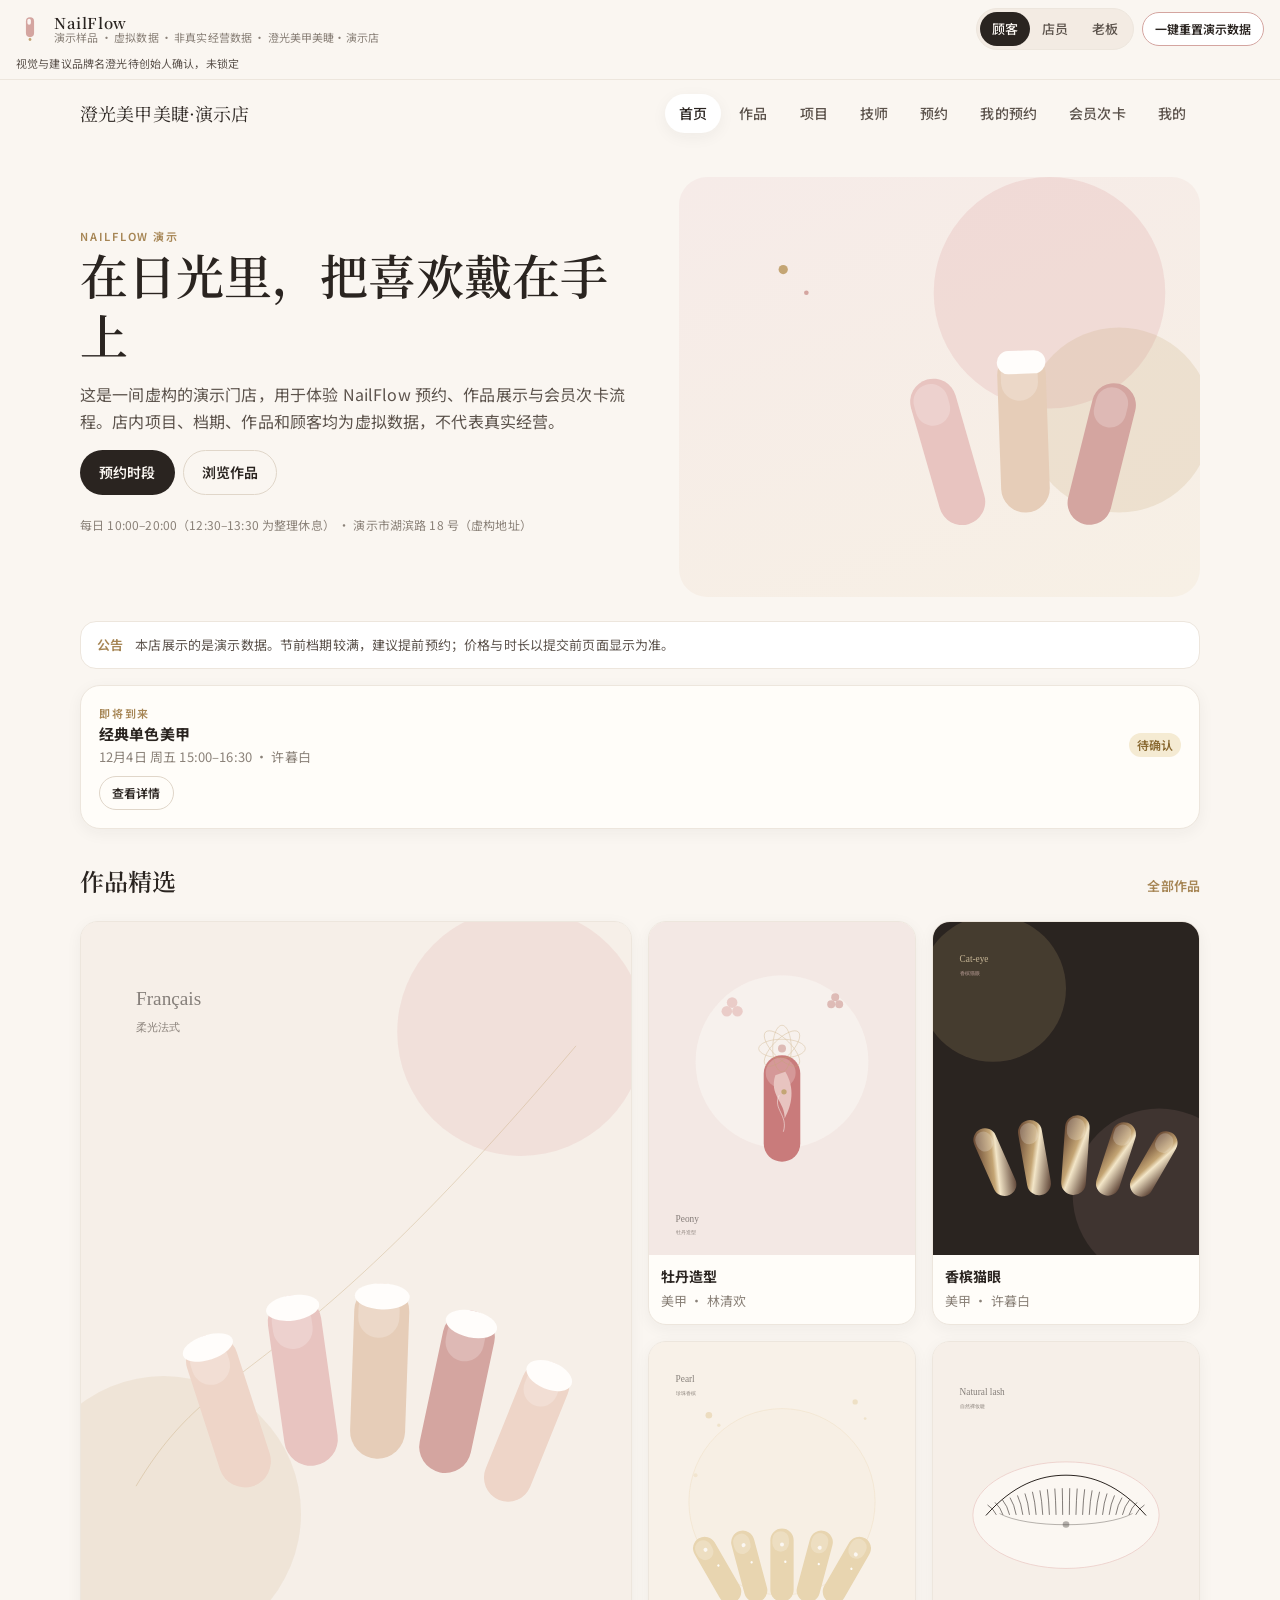
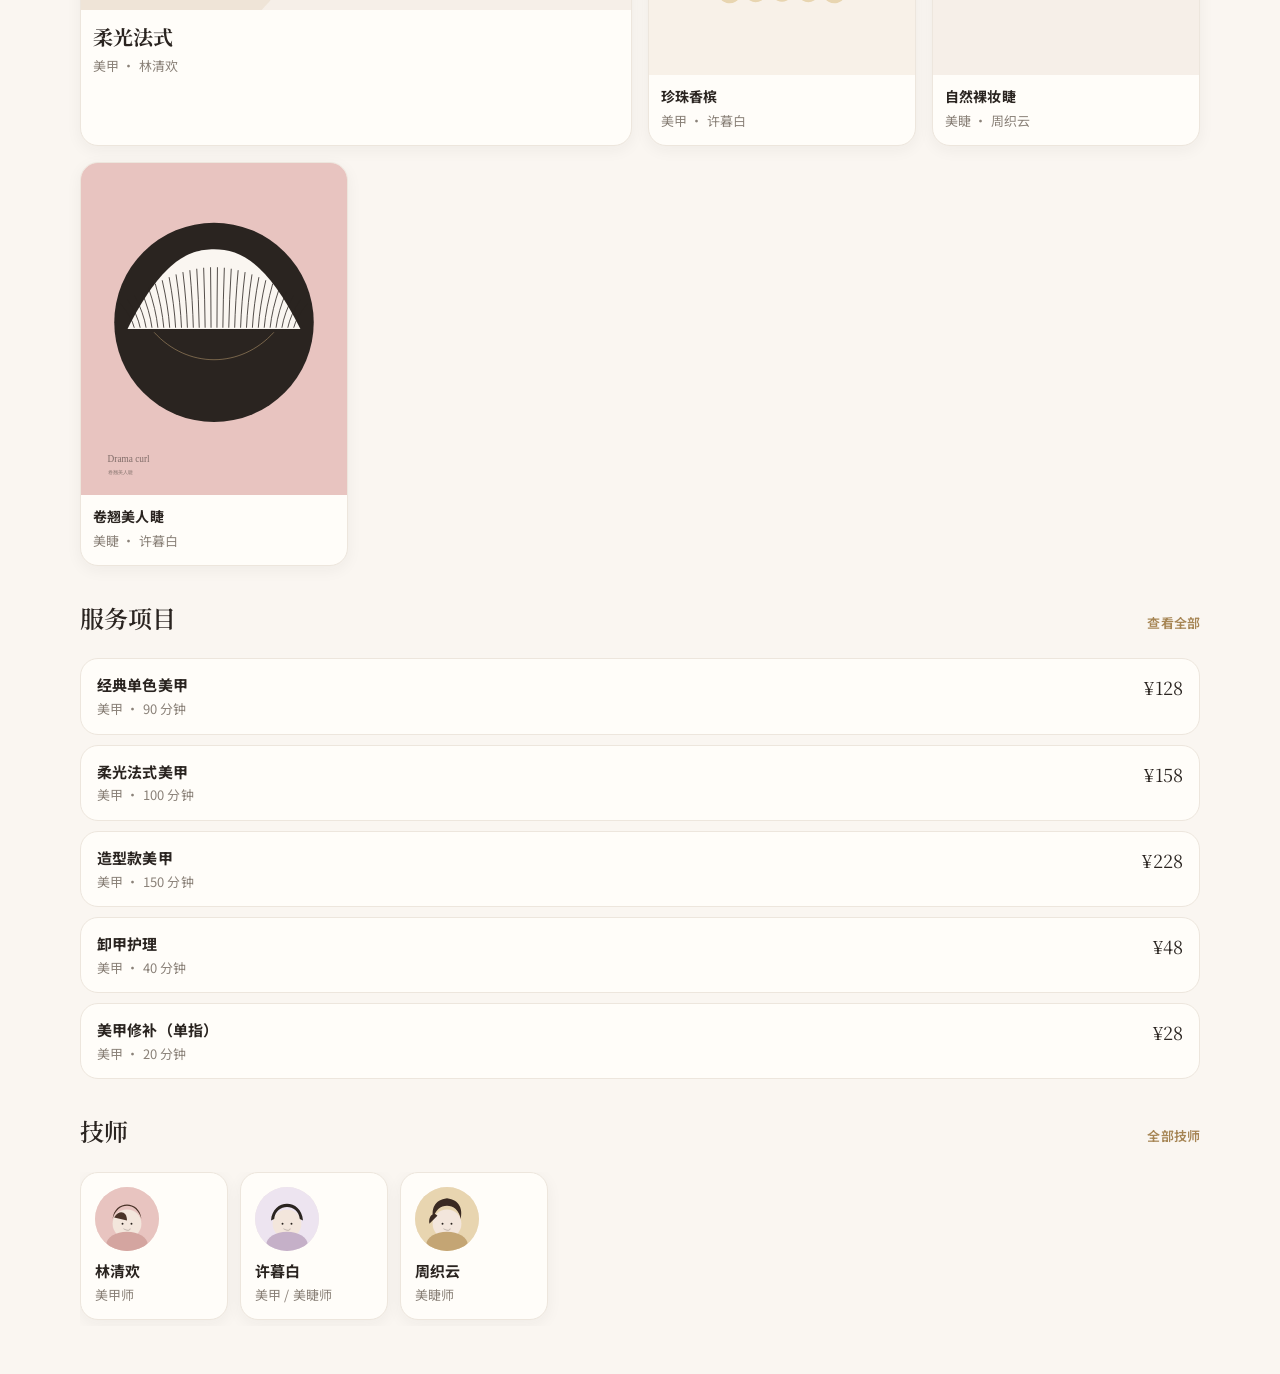
<file: index.html>
<!DOCTYPE html>
<html lang="zh-Hans">
<head>
  <meta charset="UTF-8" />
  <meta name="viewport" content="width=device-width, initial-scale=1, viewport-fit=cover" />
  <meta name="color-scheme" content="light" />
  <title>NailFlow 演示原型｜澄光美甲美睫·演示店</title>
  <link rel="icon" href="assets/mark.svg" type="image/svg+xml" />
  <link rel="preconnect" href="https://fonts.googleapis.com" />
  <link rel="preconnect" href="https://fonts.gstatic.com" crossorigin />
  <link href="https://fonts.googleapis.com/css2?family=Noto+Sans+SC:wght@400;500;600;700&family=Noto+Serif+SC:wght@500;600;700&display=swap" rel="stylesheet" />
  <link rel="stylesheet" href="css/styles.css" />
</head>
<body>
  <a class="skip-link" href="#app">跳到内容</a>
  <header id="demo-bar" class="demo-bar"></header>
  <div id="app" class="app"></div>
  <nav id="tabbar" class="tabbar" hidden></nav>
  <div id="modal-root"></div>
  <div id="toast-root" class="toast-root" aria-live="polite"></div>
  <script src="js/engine.js"></script>
  <script src="js/app.js"></script>
</body>
</html>
</file>
<file: css/styles.css>
/* NailFlow P2 — 日间透亮的当代美容沙龙 */
:root {
  --bg: #FAF6F1;
  --bg-warm: #F3EBE3;
  --bg-blush: #F6EBE8;
  --pink: #E8C4C0;
  --pink-deep: #D4A5A0;
  --gold: #C4A574;
  --gold-soft: #E8D5B0;
  --gold-deep: #A68554;
  --ink: #2A2420;
  --ink-soft: #5C534C;
  --ink-faint: #8A8178;
  --card: #FFFdf9;
  --line: #EDE6DD;
  --line-strong: #E0D6C9;
  --sage: #6F8168;
  --sage-bg: #E7EEE4;
  --mint: #5A7A74;
  --mint-bg: #E4EEEC;
  --info: #5B6B7C;
  --info-bg: #E6EDF2;
  --amber: #8A6A32;
  --amber-bg: #F5EBD3;
  --danger: #B85A4A;
  --danger-bg: #F6E4E0;
  --shadow: 0 12px 32px rgba(42, 36, 32, 0.06);
  --shadow-sm: 0 4px 16px rgba(42, 36, 32, 0.05);
  --radius: 20px;
  --radius-sm: 12px;
  --radius-xs: 8px;
  --font-serif: "Noto Serif SC", "Noto Serif CJK SC", "Source Han Serif SC", "Songti SC", serif;
  --font-sans: "Noto Sans SC", "Noto Sans CJK SC", "PingFang SC", "Hiragino Sans GB", "Microsoft YaHei", sans-serif;
  --demo-h: 80px;
  --nav-h: 68px;
  --sidebar-w: 236px;
  --focus: 0 0 0 3px rgba(196, 165, 116, 0.45);
}

* { box-sizing: border-box; }
html, body { margin: 0; padding: 0; }
html { height: 100%; }
body {
  min-height: 100%;
  background: var(--bg);
  color: var(--ink);
  font-family: var(--font-sans);
  font-size: 15px;
  line-height: 1.65;
  letter-spacing: 0.01em;
  text-rendering: optimizeLegibility;
  -webkit-font-smoothing: antialiased;
}

img { max-width: 100%; display: block; }
button, input, select, textarea { font: inherit; color: inherit; }
button { cursor: pointer; }
a { color: inherit; }

.skip-link {
  position: absolute; left: 12px; top: -40px; z-index: 100;
  background: var(--ink); color: #fff; padding: 6px 10px; border-radius: 8px;
}
.skip-link:focus { top: 8px; }

/* Demo bar */
.demo-bar {
  position: sticky; top: 0; z-index: 50;
  display: flex; flex-direction: column; align-items: stretch; justify-content: center; gap: 6px;
  min-height: var(--demo-h);
  padding: 8px 16px;
  background: rgba(250, 246, 241, 0.92);
  backdrop-filter: blur(14px);
  border-bottom: 1px solid var(--line);
}
.demo-main { display: flex; align-items: center; justify-content: space-between; gap: 12px; }
.demo-pending-note {
  font-size: 11px;
  color: var(--ink-soft);
  line-height: 1.4;
}
.demo-left { display: flex; align-items: center; gap: 10px; min-width: 0; }
.demo-mark { width: 28px; height: 28px; flex: none; }
.demo-brand { display: flex; flex-direction: column; line-height: 1.15; min-width: 0; }
.demo-brand strong {
  font-family: var(--font-serif);
  font-weight: 600;
  font-size: 15px;
  letter-spacing: 0.04em;
}
.demo-flag {
  font-size: 11px;
  color: var(--ink-faint);
  white-space: nowrap;
  overflow: hidden;
  text-overflow: ellipsis;
}
.demo-right { display: flex; align-items: center; gap: 8px; flex-wrap: wrap; justify-content: flex-end; }
.role-switch {
  display: flex; padding: 3px; background: var(--bg-warm); border-radius: 999px;
  border: 1px solid var(--line);
}
.role-switch button {
  border: 0; background: transparent; color: var(--ink-soft);
  padding: 6px 12px; border-radius: 999px; font-size: 13px; font-weight: 500;
}
.role-switch button[aria-pressed="true"] {
  background: var(--ink); color: #FBF7F2;
}
.staff-switch select, .ghost-select {
  border: 1px solid var(--line); background: var(--card);
  border-radius: 999px; padding: 6px 10px; font-size: 12px;
}
.btn-reset {
  border: 1px solid var(--pink-deep);
  background: #fff;
  color: var(--ink);
  border-radius: 999px;
  padding: 6px 12px;
  font-size: 12px;
  font-weight: 600;
}
.btn-reset:hover { background: var(--bg-blush); }

.app { min-height: calc(100vh - var(--demo-h)); }

/* Layout shells */
.page {
  width: min(1120px, calc(100% - 32px));
  margin: 0 auto;
  padding: 20px 0 108px;
}
.page.narrow { width: min(800px, calc(100% - 32px)); }

body.role-staff .app,
body.role-boss .app {
  display: block;
}

.admin-shell {
  display: flex;
  min-height: calc(100vh - var(--demo-h));
}
.sidebar {
  display: none;
  width: var(--sidebar-w);
  flex: none;
  padding: 20px 14px;
  border-right: 1px solid var(--line);
  background: linear-gradient(180deg, #FBF7F2 0%, var(--bg) 100%);
}
.sidebar .side-title {
  font-family: var(--font-serif);
  font-size: 18px;
  margin: 4px 12px 18px;
}
.side-nav { display: flex; flex-direction: column; gap: 4px; }
.side-nav a, .side-nav button.linkish {
  display: flex; align-items: center; gap: 10px;
  text-decoration: none;
  border: 0; background: transparent; text-align: left;
  padding: 10px 12px; border-radius: 12px;
  color: var(--ink-soft); font-weight: 500;
}
.side-nav a.active, .side-nav button.linkish.active,
.side-nav a:hover, .side-nav button.linkish:hover {
  background: #fff; color: var(--ink);
  box-shadow: var(--shadow-sm);
}
.admin-main {
  flex: 1;
  min-width: 0;
  padding: 24px 28px 48px;
}

@media (min-width: 980px) {
  body.role-staff .sidebar,
  body.role-boss .sidebar { display: block; }
  body.role-staff .tabbar,
  body.role-boss .tabbar { display: none !important; }
  body.role-staff .admin-main,
  body.role-boss .admin-main { padding-bottom: 40px; }
  body.role-customer .tabbar { display: none !important; }
  body.role-customer .page { padding-bottom: 48px; }
  .desktop-only { display: block; }
  .customer-desktop-nav {
    display: flex;
    justify-content: space-between;
    align-items: center;
    width: min(1120px, calc(100% - 32px));
    margin: 0 auto;
    padding: 14px 0 0;
  }
  .customer-desktop-nav .links { display: flex; gap: 4px; }
  .customer-desktop-nav a {
    text-decoration: none;
    padding: 8px 14px;
    border-radius: 999px;
    color: var(--ink-soft);
    font-weight: 500;
    font-size: 14px;
  }
  .customer-desktop-nav a.active,
  .customer-desktop-nav a:hover { background: #fff; color: var(--ink); box-shadow: var(--shadow-sm); }
}

@media (max-width: 979px) {
  .customer-desktop-nav { display: none; }
  .sidebar { display: none !important; }
  .admin-main { padding: 16px 16px 108px; }
}

/* Tabbar */
.tabbar {
  position: fixed; left: 0; right: 0; bottom: 0; z-index: 40;
  display: flex; justify-content: space-around;
  padding: 6px 8px calc(8px + env(safe-area-inset-bottom));
  background: rgba(255, 253, 249, 0.94);
  backdrop-filter: blur(14px);
  border-top: 1px solid var(--line);
}
.tabbar a {
  flex: 1; text-align: center; text-decoration: none;
  color: var(--ink-faint); font-size: 11px; font-weight: 500;
  padding: 4px 0; border-radius: 10px;
}
.tabbar a span { display: block; font-size: 18px; line-height: 1.2; }
.tabbar a.active { color: var(--ink); }

/* Typography */
.serif { font-family: var(--font-serif); }
.eyebrow {
  font-size: 11px; letter-spacing: 0.16em; text-transform: uppercase;
  color: var(--gold-deep); font-weight: 600;
}
h1, h2, h3 { font-weight: 600; letter-spacing: 0; margin: 0 0 8px; }
h1 { font-family: var(--font-serif); font-size: clamp(28px, 5vw, 48px); line-height: 1.25; }
h2 { font-family: var(--font-serif); font-size: 24px; line-height: 1.35; }
h3 { font-size: 16px; }
.muted { color: var(--ink-soft); }
.faint { color: var(--ink-faint); font-size: 13px; }
.lead { font-size: 16px; color: var(--ink-soft); max-width: 36em; }

/* Cards / surfaces */
.card {
  background: var(--card);
  border: 1px solid var(--line);
  border-radius: var(--radius);
  box-shadow: var(--shadow-sm);
}
.card-pad { padding: 18px; }
.soft-panel {
  background: var(--bg-warm);
  border-radius: var(--radius);
  padding: 16px 18px;
}

/* Buttons */
.btn {
  display: inline-flex; align-items: center; justify-content: center; gap: 8px;
  border-radius: 999px; border: 1px solid transparent;
  padding: 10px 18px; font-weight: 600; font-size: 14px;
  text-decoration: none; background: var(--ink); color: #FBF7F2;
  transition: transform .15s ease, background .15s ease, box-shadow .15s ease;
}
.btn:hover { transform: translateY(-1px); box-shadow: var(--shadow-sm); }
.btn:active { transform: none; }
.btn-gold { background: var(--gold); color: var(--ink); }
.btn-ghost { background: transparent; border-color: var(--line-strong); color: var(--ink); }
.btn-soft { background: var(--bg-blush); color: var(--ink); }
.btn-danger { background: var(--danger-bg); color: var(--danger); }
.btn-sm { padding: 6px 12px; font-size: 12px; }
.btn-block { width: 100%; }
.btn[disabled], .btn.is-disabled { opacity: 0.45; pointer-events: none; }

/* Chips & pills */
.chips { display: flex; flex-wrap: wrap; gap: 8px; }
.chip {
  border: 1px solid var(--line); background: #fff; color: var(--ink-soft);
  border-radius: 999px; padding: 6px 12px; font-size: 13px; font-weight: 500;
}
.chip.active, .chip[aria-pressed="true"] { background: var(--ink); color: #FBF7F2; border-color: var(--ink); }
.pill {
  display: inline-flex; align-items: center; gap: 4px;
  border-radius: 999px; padding: 2px 8px; font-size: 12px; font-weight: 600;
  background: var(--bg-warm); color: var(--ink-soft);
}
.st-pending_confirm { background: var(--amber-bg); color: var(--amber); }
.st-confirmed { background: var(--info-bg); color: var(--info); }
.st-arrived { background: var(--mint-bg); color: var(--mint); }
.st-in_service { background: #F3E0DC; color: #8A4E47; }
.st-pending_settle { background: #F8E6D4; color: #8A5A28; }
.st-completed { background: var(--sage-bg); color: var(--sage); }
.st-cancelled, .st-expired, .st-voided { background: #EEECEA; color: var(--ink-faint); }

/* Hero */
.hero {
  display: grid;
  gap: 24px;
  padding: 12px 0 8px;
  align-items: center;
}
.hero-copy h1 { margin-bottom: 12px; }
.hero-illu {
  border-radius: 28px;
  overflow: hidden;
  background: linear-gradient(160deg, #F6EBE8 0%, #F7F0E5 100%);
  min-height: 220px;
}
.hero-illu img { width: 100%; height: 100%; object-fit: cover; }
.announce {
  display: flex; gap: 12px; align-items: flex-start;
  padding: 12px 16px; border-radius: 16px;
  background: #fff; border: 1px solid var(--line);
  font-size: 13px; color: var(--ink-soft);
}
.announce b { color: var(--gold-deep); font-weight: 600; }

@media (min-width: 860px) {
  .hero { grid-template-columns: 1.05fr 0.95fr; min-height: 420px; padding-top: 24px; }
  .hero-illu { min-height: 420px; }
}

/* Grids */
.section { margin-top: 36px; }
.section-head {
  display: flex; justify-content: space-between; align-items: baseline; gap: 12px;
  margin-bottom: 16px;
}
.section-head a { font-size: 13px; color: var(--gold-deep); text-decoration: none; font-weight: 600; }

.works-grid {
  display: grid;
  grid-template-columns: repeat(2, 1fr);
  gap: 12px;
}
.work-card {
  display: block; text-decoration: none; color: inherit;
  background: var(--card); border-radius: 18px; overflow: hidden;
  border: 1px solid var(--line);
  box-shadow: var(--shadow-sm);
}
.work-card .thumb {
  aspect-ratio: 4 / 5;
  background: var(--bg-warm);
  overflow: hidden;
}
.work-card img { width: 100%; height: 100%; object-fit: cover; }
.work-card .meta { padding: 10px 12px 12px; }
.work-card .meta strong { display: block; font-size: 14px; }
@media (min-width: 760px) {
  .works-grid { grid-template-columns: repeat(4, 1fr); gap: 16px; }
  .works-grid.gallery { grid-template-columns: repeat(3, 1fr); }
  .works-grid.featured .work-card:first-child { grid-column: span 2; grid-row: span 2; }
  .works-grid.featured .work-card:first-child .meta strong { font-size: 20px; font-family: var(--font-serif); }
}

.h-scroll { display: flex; gap: 12px; overflow-x: auto; padding-bottom: 6px; scroll-snap-type: x mandatory; }
.h-scroll > * { flex: none; scroll-snap-align: start; }

.artist-chip, .service-card, .list-card {
  text-decoration: none; color: inherit;
  background: var(--card); border: 1px solid var(--line);
  border-radius: 18px; overflow: hidden;
}
.artist-chip { width: 148px; padding: 14px; text-align: left; }
.artist-chip img, .avatar {
  width: 64px; height: 64px; border-radius: 50%; object-fit: cover; background: var(--bg-warm);
}
.avatar.sm { width: 40px; height: 40px; }
.avatar.lg { width: 96px; height: 96px; }

.service-card { display: flex; justify-content: space-between; gap: 12px; padding: 14px 16px; }
.service-card .price { font-family: var(--font-serif); font-size: 18px; white-space: nowrap; }
.list-stack { display: flex; flex-direction: column; gap: 10px; }

/* Forms */
.field { display: flex; flex-direction: column; gap: 6px; margin-bottom: 14px; }
.field label { font-size: 13px; font-weight: 600; color: var(--ink-soft); }
.field input, .field select, .field textarea {
  width: 100%; border: 1px solid var(--line-strong); background: #fff;
  border-radius: 12px; padding: 10px 12px;
}
.field textarea { min-height: 88px; resize: vertical; }
.field input:focus, .field select:focus, .field textarea:focus, .btn:focus-visible, .chip:focus-visible, .role-switch button:focus-visible {
  outline: none; box-shadow: var(--focus);
}
.help { font-size: 12px; color: var(--ink-faint); }
.error-box, .ok-box {
  border-radius: 12px; padding: 10px 12px; font-size: 13px; margin: 8px 0 14px;
}
.error-box { background: var(--danger-bg); color: var(--danger); }
.ok-box { background: var(--sage-bg); color: var(--sage); }

.check-grid { display: grid; gap: 8px; }
.check-item {
  display: flex; align-items: flex-start; gap: 10px;
  padding: 12px; border: 1px solid var(--line); border-radius: 14px; background: #fff;
}
.check-item.selected { border-color: var(--gold); background: #FBF6EE; }
.ref-grid { display: grid; grid-template-columns: repeat(4, 1fr); gap: 8px; }
.ref-pick { border: 2px solid transparent; border-radius: 12px; overflow: hidden; padding: 0; background: var(--bg-warm); }
.ref-pick img { aspect-ratio: 1; width: 100%; object-fit: cover; }
.ref-pick.selected { border-color: var(--ink); }

/* Booking */
.steps { display: flex; gap: 8px; margin-bottom: 18px; flex-wrap: wrap; }
.steps .step {
  font-size: 12px; color: var(--ink-faint); padding-bottom: 6px; border-bottom: 2px solid transparent;
}
.steps .step.on { color: var(--ink); border-color: var(--gold); font-weight: 600; }
.book-layout { display: grid; gap: 18px; }
.summary-card h3 { font-family: var(--font-serif); }
.slot-grid { display: flex; flex-wrap: wrap; gap: 8px; }
.slot {
  border: 1px solid var(--line); background: #fff; border-radius: 10px;
  padding: 8px 10px; font-size: 13px; min-width: 64px;
}
.slot.selected { background: var(--ink); color: #FBF7F2; border-color: var(--ink); }
.day-row { display: flex; gap: 8px; overflow-x: auto; padding-bottom: 4px; }
.day {
  flex: none; width: 70px; text-align: center; border: 1px solid var(--line);
  background: #fff; border-radius: 14px; padding: 8px 4px; font-size: 12px;
}
.day.selected { background: var(--ink); color: #fff; border-color: var(--ink); }
@media (min-width: 860px) {
  .book-layout { grid-template-columns: 1.3fr 0.8fr; align-items: start; }
  .summary-card { position: sticky; top: 80px; }
}

/* Timeline */
.timeline-wrap { overflow-x: auto; }
.timeline {
  min-width: 720px;
  border: 1px solid var(--line);
  border-radius: 16px;
  background: #fff;
}
.tl-head, .tl-row { display: grid; grid-template-columns: 108px 1fr; }
.tl-head { border-bottom: 1px solid var(--line); font-size: 11px; color: var(--ink-faint); }
.tl-label { padding: 10px 12px; border-right: 1px solid var(--line); font-weight: 600; color: var(--ink); font-size: 13px; }
.tl-track { position: relative; height: 56px; background: linear-gradient(90deg, transparent 0, transparent calc(100% - 1px), var(--line) calc(100% - 1px)); }
.tl-hours { position: relative; height: 28px; }
.tl-hours span { position: absolute; top: 6px; transform: translateX(-50%); }
.tl-block {
  position: absolute; top: 8px; bottom: 8px;
  border-radius: 8px; padding: 4px 6px;
  font-size: 11px; color: var(--ink); overflow: hidden;
  white-space: nowrap; text-overflow: ellipsis;
  text-decoration: none;
  background: var(--pink);
}
.tl-block.s-confirmed { background: #D5E3EE; }
.tl-block.s-pending_confirm { background: var(--gold-soft); }
.tl-block.s-arrived { background: #C9E3DE; }
.tl-block.s-in_service { background: #E8C4C0; }
.tl-row + .tl-row { border-top: 1px solid var(--line); }

/* Metrics */
.metrics {
  display: grid;
  grid-template-columns: repeat(2, 1fr);
  gap: 12px;
}
.metric {
  background: #fff; border: 1px solid var(--line); border-radius: 18px; padding: 16px;
  box-shadow: var(--shadow-sm);
}
.metric .val {
  font-family: var(--font-serif); font-size: 28px; line-height: 1.2; margin: 4px 0;
}
.metric .hint { font-size: 11px; color: var(--ink-faint); }
@media (min-width: 900px) {
  .metrics { grid-template-columns: repeat(4, 1fr); }
}

/* Tables / lists */
.appt-row, .manage-row, .cust-row {
  display: flex; justify-content: space-between; gap: 12px; align-items: center;
  padding: 14px 16px; background: #fff; border: 1px solid var(--line);
  border-radius: 16px; text-decoration: none; color: inherit;
}
.appt-row:hover, .manage-row:hover, .cust-row:hover { border-color: var(--gold-soft); }
.row-actions { display: flex; flex-wrap: wrap; gap: 6px; }

.detail-hero { display: grid; gap: 18px; }
@media (min-width: 800px) {
  .detail-hero.two { grid-template-columns: 1.1fr 0.9fr; }
}
.work-detail-img {
  border-radius: 24px; overflow: hidden; background: var(--bg-warm);
  border: 1px solid var(--line);
}
.work-detail-img img { width: 100%; aspect-ratio: 4/5; object-fit: cover; }

.kv { display: grid; grid-template-columns: 96px 1fr; gap: 6px 12px; font-size: 14px; }
.kv dt { color: var(--ink-faint); }
.timeline-list { list-style: none; padding: 0; margin: 0; }
.timeline-list li { padding: 8px 0 8px 16px; border-left: 2px solid var(--gold-soft); margin-left: 6px; font-size: 13px; color: var(--ink-soft); }

.chair-grid { display: grid; gap: 12px; grid-template-columns: 1fr; }
@media (min-width: 700px) { .chair-grid { grid-template-columns: repeat(3, 1fr); } }
.chair-card { padding: 16px; }
.chair-card.busy { background: linear-gradient(180deg, #FBF3F1, #fff); }
.chair-card.free { background: linear-gradient(180deg, #F3F7F2, #fff); }

/* Modal & toast */
.modal-backdrop {
  position: fixed; inset: 0; z-index: 80;
  background: rgba(42, 36, 32, 0.38);
  display: flex; align-items: flex-end; justify-content: center;
  padding: 16px;
}
.modal {
  width: min(520px, 100%);
  background: var(--card);
  border-radius: 24px 24px 16px 16px;
  padding: 20px;
  box-shadow: var(--shadow);
  max-height: min(86vh, 760px);
  overflow: auto;
}
@media (min-width: 700px) {
  .modal-backdrop { align-items: center; }
  .modal { border-radius: 24px; }
}
.toast-root {
  position: fixed; top: calc(var(--demo-h) + 12px); right: 16px; z-index: 90;
  display: flex; flex-direction: column; gap: 8px;
  pointer-events: none;
}
.toast {
  pointer-events: auto;
  background: var(--ink); color: #FBF7F2;
  padding: 10px 14px; border-radius: 12px;
  box-shadow: var(--shadow); font-size: 13px;
  max-width: min(360px, calc(100vw - 32px));
}
.toast.err { background: #6E3A32; }
.toast.ok { background: #3E5340; }

.split { display: flex; gap: 8px; flex-wrap: wrap; }
.grow { flex: 1; }
hr.sep { border: 0; border-top: 1px solid var(--line); margin: 18px 0; }
.toolbar { display: flex; justify-content: space-between; align-items: center; gap: 12px; margin-bottom: 16px; flex-wrap: wrap; }
.search { flex: 1; min-width: 180px; border: 1px solid var(--line); border-radius: 999px; padding: 8px 14px; background: #fff; }

/* Misc */
.tag { font-size: 11px; color: var(--gold-deep); letter-spacing: 0.04em; }
.price-lg { font-family: var(--font-serif); font-size: 28px; }
.center { text-align: center; }
.mt-8 { margin-top: 8px; } .mt-16 { margin-top: 16px; } .mt-24 { margin-top: 24px; }
.mb-0 { margin-bottom: 0; }
.hidden { display: none !important; }

.empty {
  text-align: center; color: var(--ink-soft);
  padding: 36px 16px; border: 1px dashed var(--line-strong);
  border-radius: 18px; background: rgba(255,255,255,.4);
}

.note-bar {
  font-size: 12px; color: var(--ink-faint);
  padding: 8px 0 0;
}

@media (max-width: 979px) {
  .demo-bar { padding: 8px 12px; }
  .demo-main { flex-wrap: wrap; align-items: flex-start; }
  .demo-flag { white-space: normal; }
  .ref-grid { grid-template-columns: repeat(3, 1fr); }
  h1 { font-size: 30px; }
}

@media (max-width: 420px) {
  .role-switch button { padding: 6px 8px; font-size: 12px; }
  .metrics { grid-template-columns: 1fr 1fr; }
}
</file>
